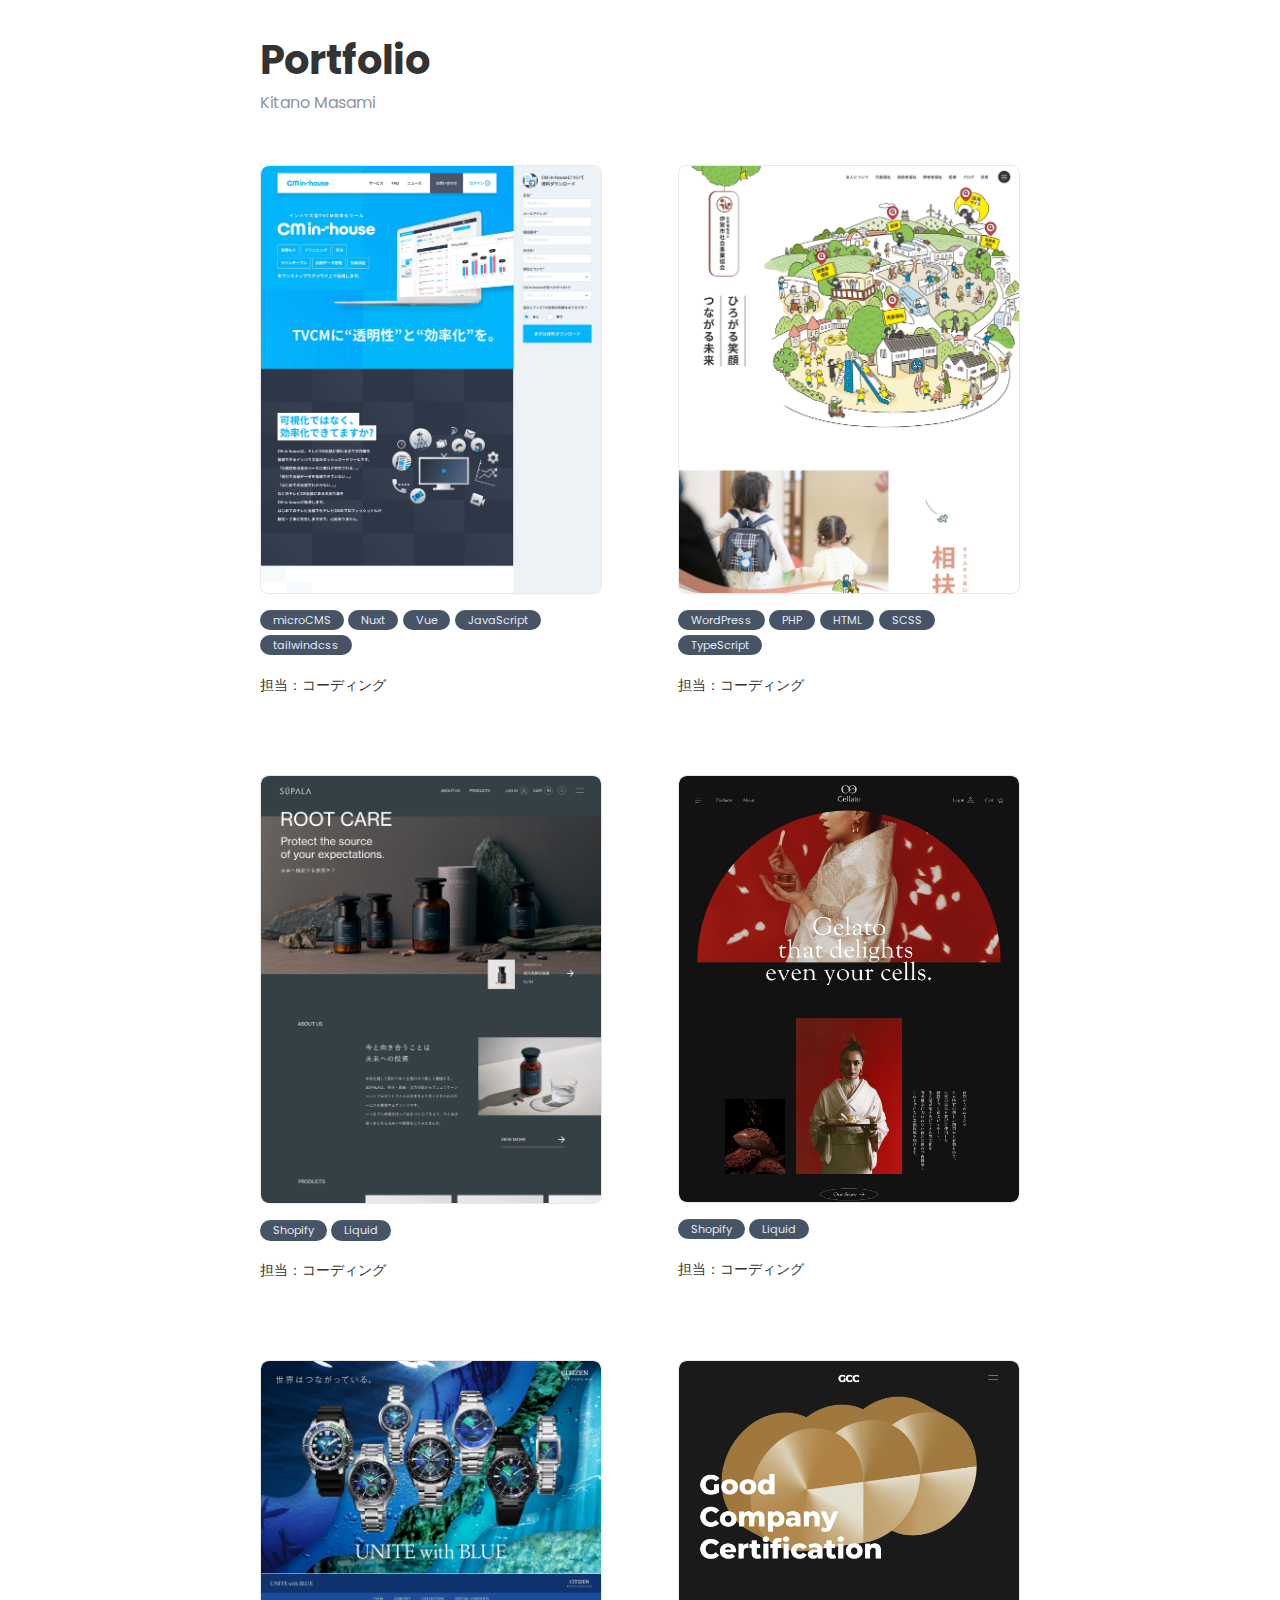
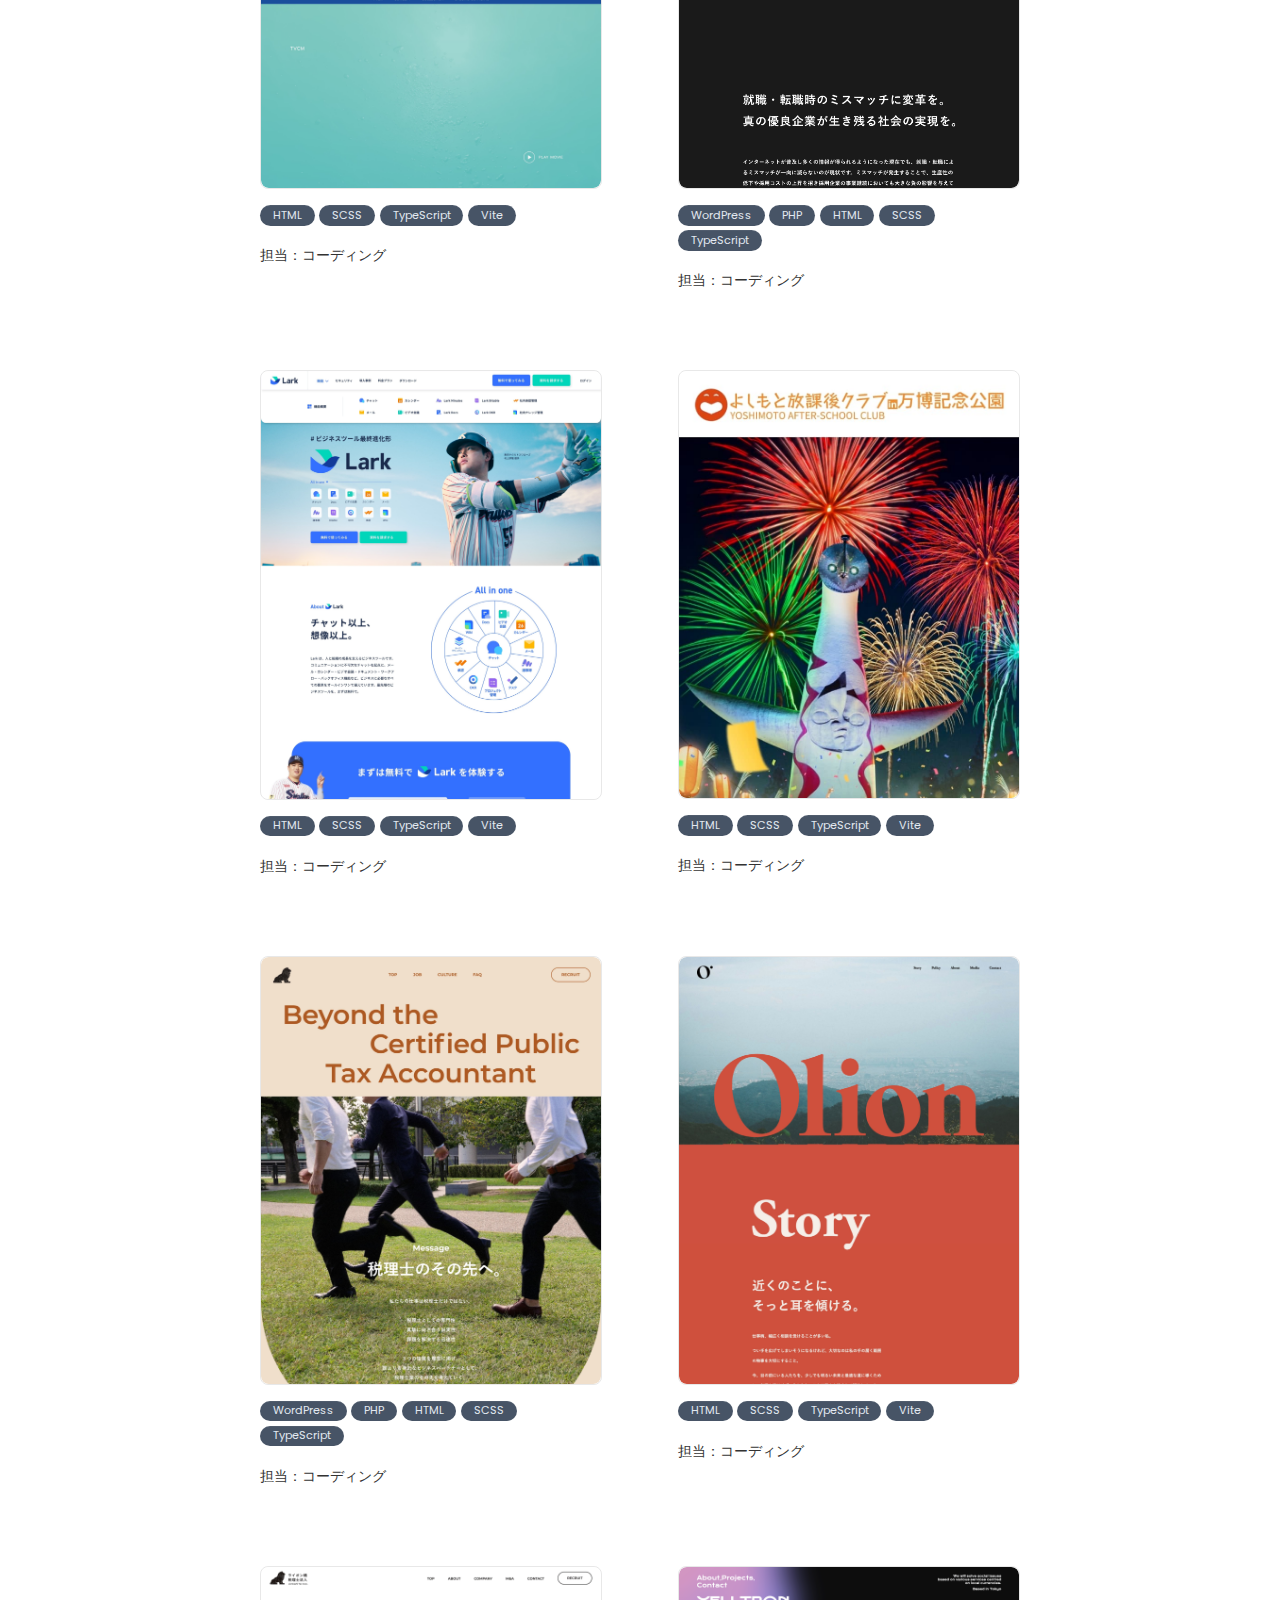
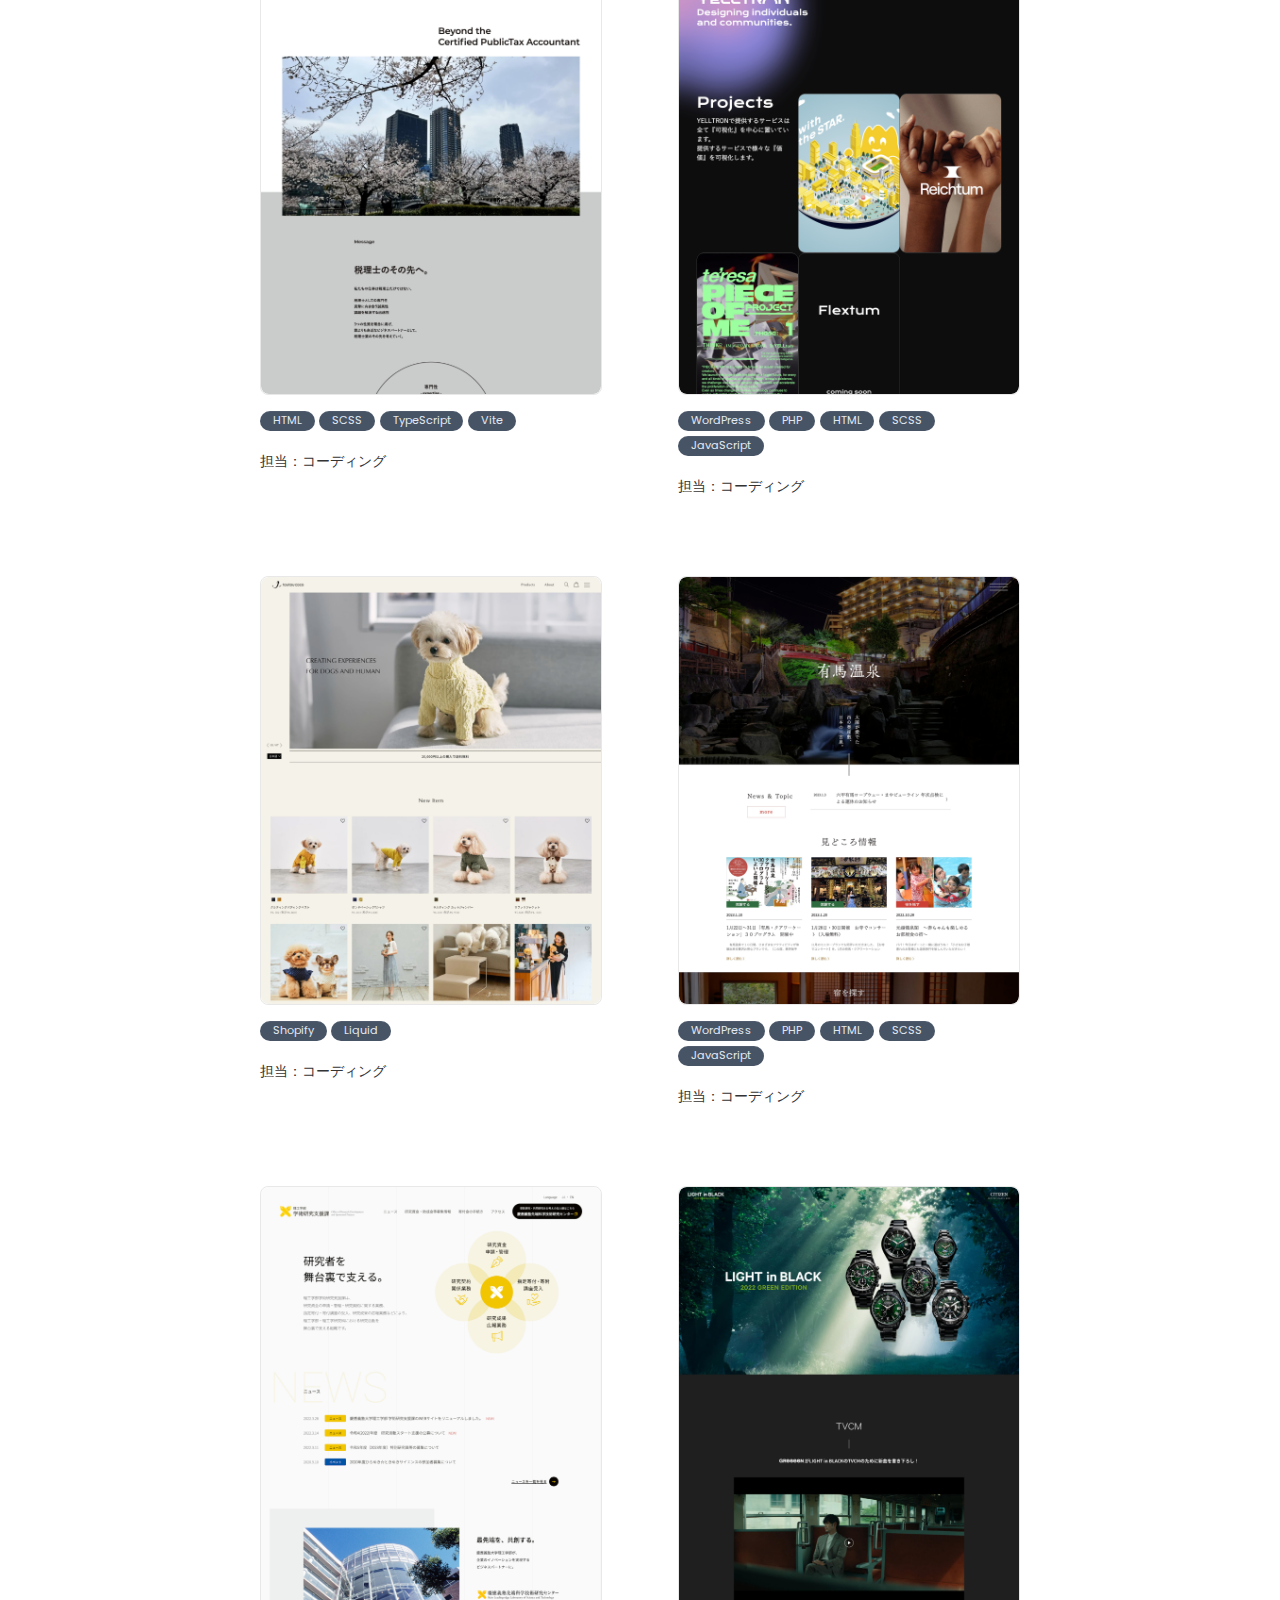
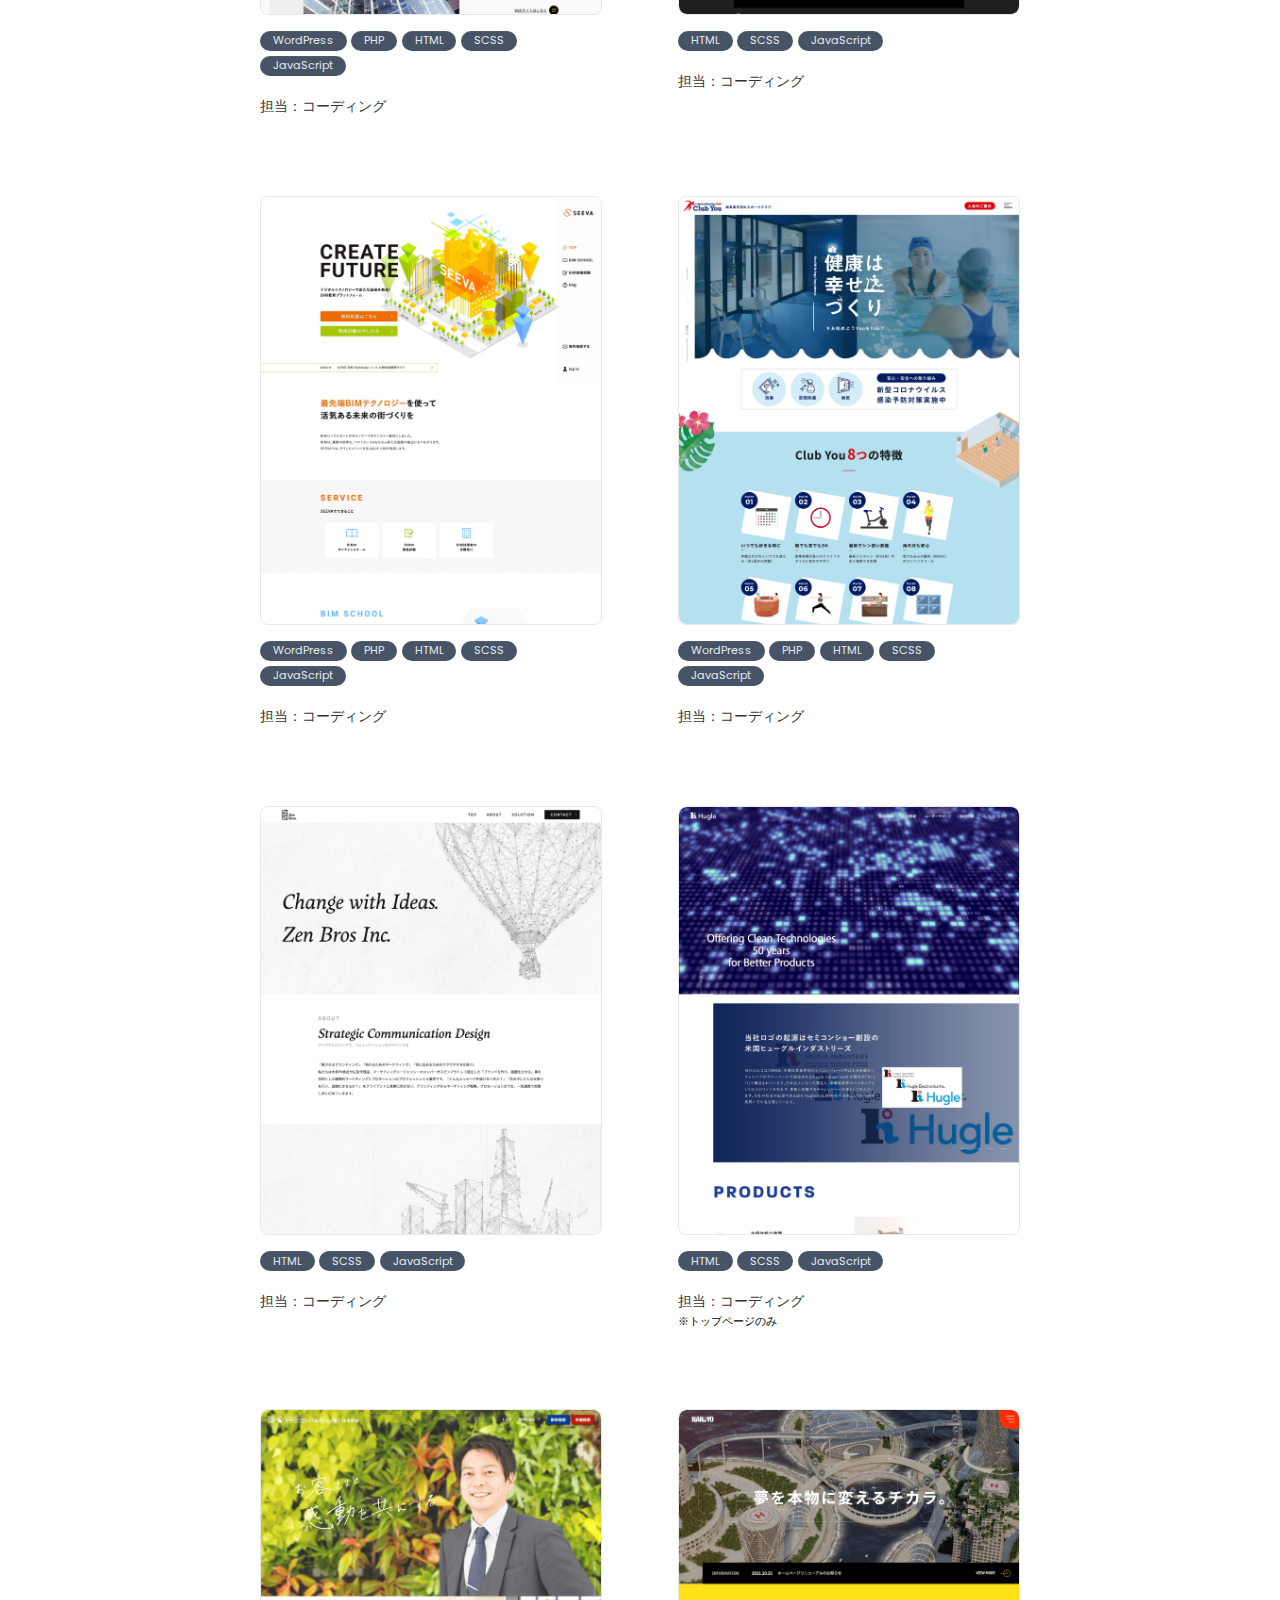
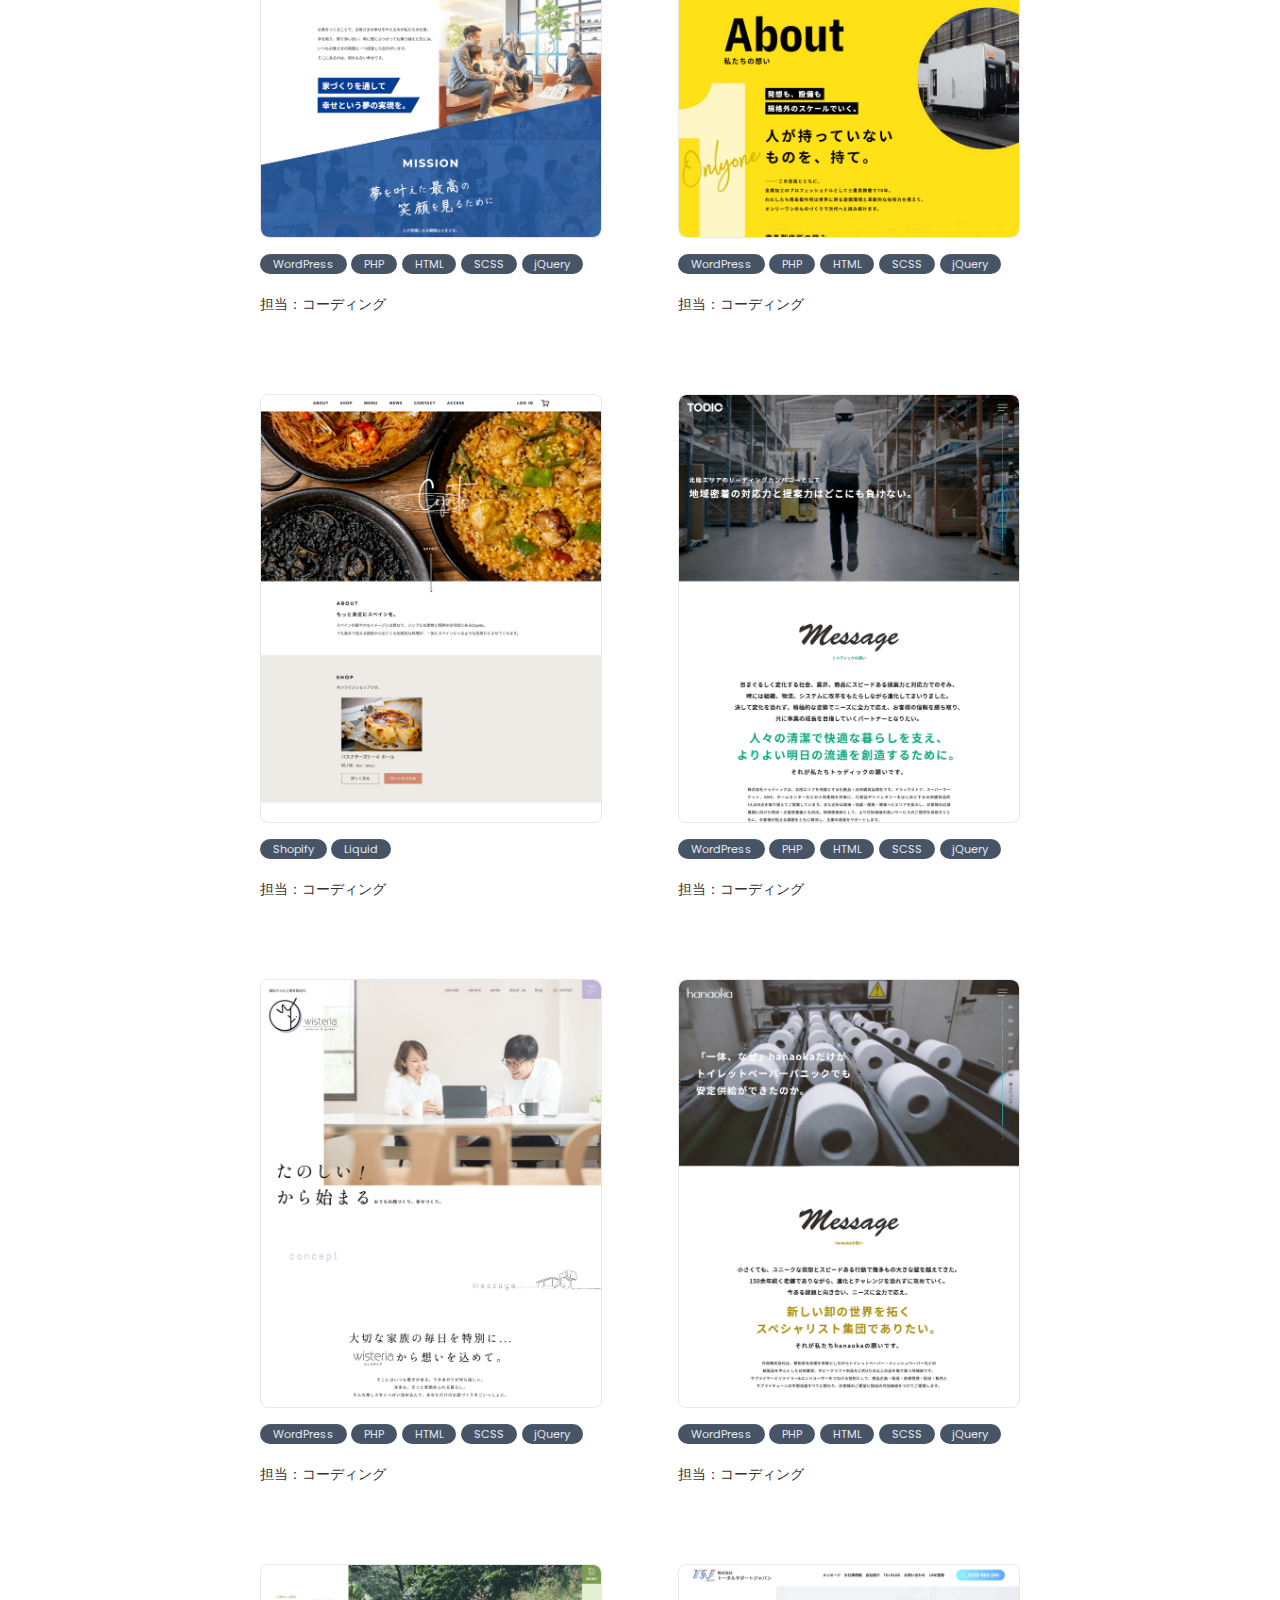
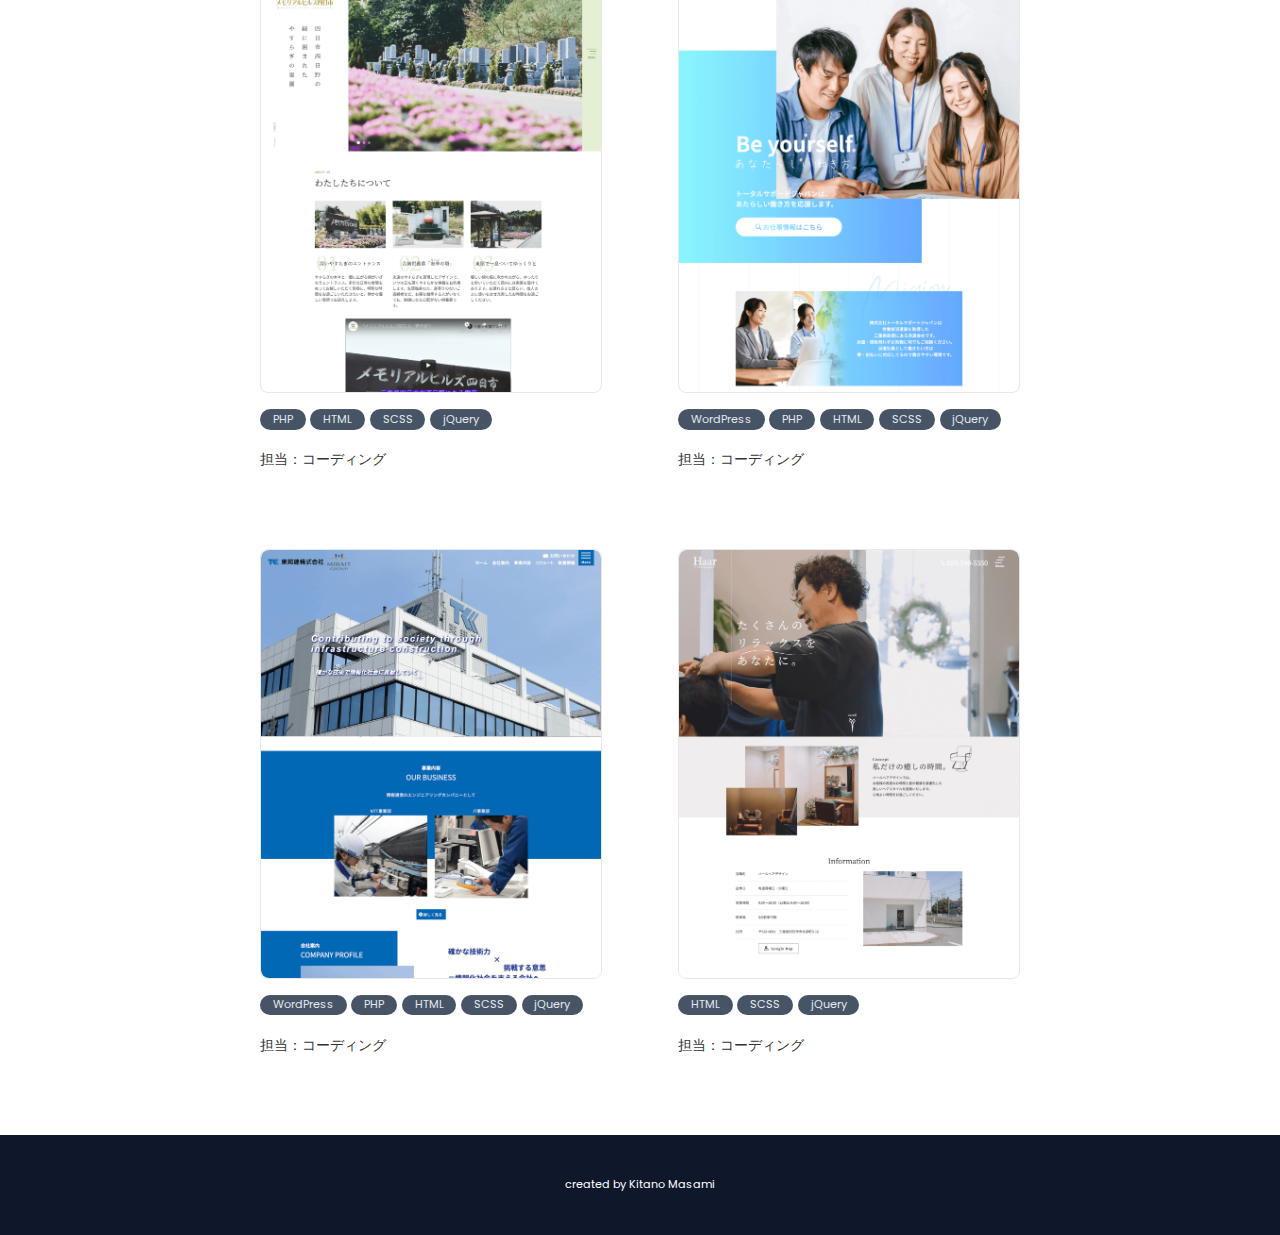
<file: index.html>
<!DOCTYPE html>
<html lang="ja">
  <head>
    <meta charset="UTF-8" />
    <meta name="viewport" content="width=device-width, initial-scale=1.0" />
    <meta http-equiv="X-UA-Compatible" content="ie=edge" />
    <meta name="robots" content="noindex" />
    <title>Portfolio - Kitano Masami</title>
    <link rel="stylesheet" href="./css/style.css" />
    <link href="favicon.png" rel="shortcut icon" />
  </head>

  <body>
    <header>
      <h1>Portfolio</h1>
      <p>Kitano Masami</p>
    </header>
    <main>
      <div class="item">
        <div class="item__wrap">
          <a href="https://cminhouse.com/" class="item__img" target="_blank">
            <img src="./img/cmi.jpg" />
          </a>
          <div class="item__tech">
            <span>microCMS</span>
            <span>Nuxt</span>
            <span>Vue</span>
            <span>JavaScript</span>
            <span>tailwindcss</span>
          </div>
          <div class="item__detail">
            <p>担当：コーディング</p>
          </div>
        </div>
        <div class="item__wrap">
          <a
            href="https://www.iga-sjk.or.jp/"
            class="item__img"
            target="_blank"
          >
            <img src="./img/ig.jpg" />
          </a>
          <div class="item__tech">
            <span>WordPress</span>
            <span>PHP</span>
            <span>HTML</span>
            <span>SCSS</span>
            <span>TypeScript</span>
          </div>
          <div class="item__detail">
            <p>担当：コーディング</p>
          </div>
        </div>
        <div class="item__wrap">
          <a href="https://supala.shop/" class="item__img" target="_blank">
            <img src="./img/sp.jpg" />
          </a>
          <div class="item__tech">
            <span>Shopify</span>
            <span>Liquid</span>
          </div>
          <div class="item__detail">
            <p>担当：コーディング</p>
          </div>
        </div>
        <div class="item__wrap">
          <a href="https://cellato.tokyo/" class="item__img" target="_blank">
            <img src="./img/ct.jpg" />
          </a>
          <div class="item__tech">
            <span>Shopify</span>
            <span>Liquid</span>
          </div>
          <div class="item__detail">
            <p>担当：コーディング</p>
          </div>
        </div>
        <div class="item__wrap">
          <a
            href="https://citizen.jp/special/unitewithblue/index.html"
            class="item__img"
            target="_blank"
          >
            <img src="./img/ctw.jpg" />
          </a>
          <div class="item__tech">
            <span>HTML</span>
            <span>SCSS</span>
            <span>TypeScript</span>
            <span>Vite</span>
          </div>
          <div class="item__detail">
            <p>担当：コーディング</p>
          </div>
        </div>
        <div class="item__wrap">
          <a
            href="https://goodcompanycertification.com/"
            class="item__img"
            target="_blank"
          >
            <img src="./img/gc.jpg" />
          </a>
          <div class="item__tech">
            <span>WordPress</span>
            <span>PHP</span>
            <span>HTML</span>
            <span>SCSS</span>
            <span>TypeScript</span>
          </div>
          <div class="item__detail">
            <p>担当：コーディング</p>
          </div>
        </div>
        <div class="item__wrap">
          <a
            href="https://www.larksuite.com/lark-jp-2023"
            class="item__img"
            target="_blank"
          >
            <img src="./img/la.jpg" />
          </a>
          <div class="item__tech">
            <span>HTML</span>
            <span>SCSS</span>
            <span>TypeScript</span>
            <span>Vite</span>
          </div>
          <div class="item__detail">
            <p>担当：コーディング</p>
          </div>
        </div>
        <div class="item__wrap">
          <a
            href="https://minnanohanabitaikai.com/"
            class="item__img"
            target="_blank"
          >
            <img src="./img/mb.jpg" />
          </a>
          <div class="item__tech">
            <span>HTML</span>
            <span>SCSS</span>
            <span>TypeScript</span>
            <span>Vite</span>
          </div>
          <div class="item__detail">
            <p>担当：コーディング</p>
          </div>
        </div>
        <div class="item__wrap">
          <a
            href="https://recruit.lion-tax.jp/"
            class="item__img"
            target="_blank"
          >
            <img src="./img/item-ltr.jpg" />
          </a>
          <div class="item__tech">
            <span>WordPress</span>
            <span>PHP</span>
            <span>HTML</span>
            <span>SCSS</span>
            <span>TypeScript</span>
          </div>
          <div class="item__detail">
            <p>担当：コーディング</p>
          </div>
        </div>
        <div class="item__wrap">
          <a href="https://olion-tax.com/" class="item__img" target="_blank">
            <img src="./img/item-ol.jpg" />
          </a>
          <div class="item__tech">
            <span>HTML</span>
            <span>SCSS</span>
            <span>TypeScript</span>
            <span>Vite</span>
          </div>
          <div class="item__detail">
            <p>担当：コーディング</p>
          </div>
        </div>
        <div class="item__wrap">
          <a href="https://lion-tax.jp/" class="item__img" target="_blank">
            <img src="./img/item-lt.jpg" />
          </a>
          <div class="item__tech">
            <span>HTML</span>
            <span>SCSS</span>
            <span>TypeScript</span>
            <span>Vite</span>
          </div>
          <div class="item__detail">
            <p>担当：コーディング</p>
          </div>
        </div>
        <div class="item__wrap">
          <a href="https://yelltron.io/" class="item__img" target="_blank">
            <img src="./img/item-ye.png" />
          </a>
          <div class="item__tech">
            <span>WordPress</span>
            <span>PHP</span>
            <span>HTML</span>
            <span>SCSS</span>
            <span>JavaScript</span>
          </div>
          <div class="item__detail">
            <p>担当：コーディング</p>
          </div>
        </div>
        <div class="item__wrap">
          <a href="https://toutoucoco.jp/" class="item__img" target="_blank">
            <img src="./img/item-to.jpg" />
          </a>
          <div class="item__tech">
            <span>Shopify</span>
            <span>Liquid</span>
          </div>
          <div class="item__detail">
            <p>担当：コーディング</p>
          </div>
        </div>
        <div class="item__wrap">
          <a
            href="https://www.arima-onsen.com/"
            class="item__img"
            target="_blank"
          >
            <img src="./img/item-am.jpg" />
          </a>
          <div class="item__tech">
            <span>WordPress</span>
            <span>PHP</span>
            <span>HTML</span>
            <span>SCSS</span>
            <span>JavaScript</span>
          </div>
          <div class="item__detail">
            <p>担当：コーディング</p>
          </div>
        </div>
        <div class="item__wrap">
          <a
            href="https://www.recsat.keio.ac.jp/"
            class="item__img"
            target="_blank"
          >
            <img src="./img/item-ko.png" />
          </a>
          <div class="item__tech">
            <span>WordPress</span>
            <span>PHP</span>
            <span>HTML</span>
            <span>SCSS</span>
            <span>JavaScript</span>
          </div>
          <div class="item__detail">
            <p>担当：コーディング</p>
          </div>
        </div>
        <div class="item__wrap">
          <a
            href="https://citizen.jp/lightinblack2022/index.html"
            class="item__img"
            target="_blank"
          >
            <img src="./img/item-ct.jpg" />
          </a>
          <div class="item__tech">
            <span>HTML</span>
            <span>SCSS</span>
            <span>JavaScript</span>
          </div>
          <div class="item__detail">
            <p>担当：コーディング</p>
          </div>
        </div>
        <div class="item__wrap">
          <a href="https://seeva.jp/" class="item__img" target="_blank">
            <img src="./img/item-se.jpg" />
          </a>
          <div class="item__tech">
            <span>WordPress</span>
            <span>PHP</span>
            <span>HTML</span>
            <span>SCSS</span>
            <span>JavaScript</span>
          </div>
          <div class="item__detail">
            <p>担当：コーディング</p>
          </div>
        </div>
        <div class="item__wrap">
          <a href="https://club-you.jp/" class="item__img" target="_blank">
            <img src="./img/item-cl.jpg" />
          </a>
          <div class="item__tech">
            <span>WordPress</span>
            <span>PHP</span>
            <span>HTML</span>
            <span>SCSS</span>
            <span>JavaScript</span>
          </div>
          <div class="item__detail">
            <p>担当：コーディング</p>
          </div>
        </div>
        <div class="item__wrap">
          <a href="https://zen-bros.co.jp/" class="item__img" target="_blank">
            <img src="./img/item-ze.jpg" />
          </a>
          <div class="item__tech">
            <span>HTML</span>
            <span>SCSS</span>
            <span>JavaScript</span>
          </div>
          <div class="item__detail">
            <p>担当：コーディング</p>
          </div>
        </div>
        <div class="item__wrap">
          <a href="https://hugle.co.jp/" class="item__img" target="_blank">
            <img src="./img/item-hu.jpg" />
          </a>
          <div class="item__tech">
            <span>HTML</span>
            <span>SCSS</span>
            <span>JavaScript</span>
          </div>
          <div class="item__detail">
            <p>担当：コーディング</p>
            <small>※トップページのみ</small>
          </div>
        </div>
        <div class="item__wrap">
          <a
            href="https://asahigloval.co.jp/recruit/"
            class="item__img"
            target="_blank"
          >
            <img src="./img/item-aghr.png" />
          </a>
          <div class="item__tech">
            <span>WordPress</span>
            <span>PHP</span>
            <span>HTML</span>
            <span>SCSS</span>
            <span>jQuery</span>
          </div>
          <div class="item__detail">
            <p>担当：コーディング</p>
          </div>
        </div>
        <div class="item__wrap">
          <a href="https://www.nanjyo.co.jp/" class="item__img" target="_blank">
            <img src="./img/item-nj.png" />
          </a>
          <div class="item__tech">
            <span>WordPress</span>
            <span>PHP</span>
            <span>HTML</span>
            <span>SCSS</span>
            <span>jQuery</span>
          </div>
          <div class="item__detail">
            <p>担当：コーディング</p>
          </div>
        </div>
        <div class="item__wrap">
          <a href="https://copito-stablo.com" class="item__img" target="_blank">
            <img src="./img/item-copito.png" />
          </a>
          <div class="item__tech">
            <span>Shopify</span>
            <span>Liquid</span>
          </div>
          <div class="item__detail">
            <p>担当：コーディング</p>
          </div>
        </div>
        <div class="item__wrap">
          <a href="http://www.todic.co.jp/" class="item__img" target="_blank">
            <img src="./img/item-td.png" />
          </a>
          <div class="item__tech">
            <span>WordPress</span>
            <span>PHP</span>
            <span>HTML</span>
            <span>SCSS</span>
            <span>jQuery</span>
          </div>
          <div class="item__detail">
            <p>担当：コーディング</p>
          </div>
        </div>
        <div class="item__wrap">
          <a
            href="https://wisteria-exterior.com/"
            class="item__img"
            target="_blank"
          >
            <img src="./img/item-wt.png" />
          </a>
          <div class="item__tech">
            <span>WordPress</span>
            <span>PHP</span>
            <span>HTML</span>
            <span>SCSS</span>
            <span>jQuery</span>
          </div>
          <div class="item__detail">
            <p>担当：コーディング</p>
          </div>
        </div>
        <div class="item__wrap">
          <a
            href="https://www.hanaoka.co.jp/"
            class="item__img"
            target="_blank"
          >
            <img src="./img/item-hk.png" />
          </a>
          <div class="item__tech">
            <span>WordPress</span>
            <span>PHP</span>
            <span>HTML</span>
            <span>SCSS</span>
            <span>jQuery</span>
          </div>
          <div class="item__detail">
            <p>担当：コーディング</p>
          </div>
        </div>
        <div class="item__wrap">
          <a
            href="https://memorialhills.com/"
            class="item__img"
            target="_blank"
          >
            <img src="./img/item-mh.png" />
          </a>
          <div class="item__tech">
            <span>PHP</span>
            <span>HTML</span>
            <span>SCSS</span>
            <span>jQuery</span>
          </div>
          <div class="item__detail">
            <p>担当：コーディング</p>
          </div>
        </div>
        <div class="item__wrap">
          <a
            href="https://totalsupport-c.co.jp/"
            class="item__img"
            target="_blank"
          >
            <img src="./img/item-tsj.png" />
          </a>
          <div class="item__tech">
            <span>WordPress</span>
            <span>PHP</span>
            <span>HTML</span>
            <span>SCSS</span>
            <span>jQuery</span>
          </div>
          <div class="item__detail">
            <p>担当：コーディング</p>
          </div>
        </div>
        <div class="item__wrap">
          <a href="https://tohoken.co.jp/" class="item__img" target="_blank">
            <img src="./img/item-th.png" />
          </a>
          <div class="item__tech">
            <span>WordPress</span>
            <span>PHP</span>
            <span>HTML</span>
            <span>SCSS</span>
            <span>jQuery</span>
          </div>
          <div class="item__detail">
            <p>担当：コーディング</p>
          </div>
        </div>
        <div class="item__wrap">
          <a href="https://haar.jp/" class="item__img" target="_blank">
            <img src="./img/item-ha.png" />
          </a>
          <div class="item__tech">
            <span>HTML</span>
            <span>SCSS</span>
            <span>jQuery</span>
          </div>
          <div class="item__detail">
            <p>担当：コーディング</p>
          </div>
        </div>
      </div>
    </main>
    <footer>
      <p>created by Kitano Masami</p>
    </footer>
  </body>
</html>
</file>
<file: css/style.css>
@charset "UTF-8";
/*
YUI 3.18.1 (build f7e7bcb)
Copyright 2014 Yahoo! Inc. All rights reserved.
Licensed under the BSD License.
http://yuilibrary.com/license/
*/
@import url('https://fonts.googleapis.com/css2?family=Poppins:ital,wght@0,200;0,300;0,400;0,700;1,500&display=swap');
html {
  color: #000;
  background: #fff;
}

body,
div,
dl,
dt,
dd,
ul,
ol,
li,
h1,
h2,
h3,
h4,
h5,
h6,
pre,
code,
form,
fieldset,
legend,
input,
textarea,
p,
blockquote,
th,
td {
  margin: 0;
  padding: 0;
}

table {
  border-collapse: collapse;
  border-spacing: 0;
}

fieldset,
img {
  border: 0;
}

address,
caption,
cite,
code,
dfn,
em,
strong,
th,
var {
  font-style: normal;
  font-weight: normal;
}

ol,
ul {
  list-style: none;
}

caption,
th {
  text-align: left;
}

h1,
h2,
h3,
h4,
h5,
h6 {
  font-size: 100%;
  font-weight: normal;
}

q:before,
q:after {
  content: '';
}

abbr,
acronym {
  border: 0;
  font-variant: normal;
}

sup {
  vertical-align: text-top;
}

sub {
  vertical-align: text-bottom;
}

input,
textarea,
select {
  font-family: inherit;
  font-size: inherit;
  font-weight: inherit;
  *font-size: 100%;
}

legend {
  color: #000;
}

#yui3-css-stamp.cssreset {
  display: none;
}

*,
:after,
:before {
  -webkit-box-sizing: border-box;
  box-sizing: border-box;
}

img {
  vertical-align: top;
}

header {
  margin: 0 auto;
  padding: 30px 20px 50px;
  max-width: 800px;
}

header h1 {
  font-family: 'Poppins', sans-serif;
  font-weight: 700;
  font-size: 2.5rem;
  color: #333;
}

header p {
  font-family: 'Poppins', sans-serif;
  font-weight: 400;
  font-size: 1rem;
  color: #8f95a1;
}

main {
  margin: 0 auto;
  padding: 0 20px;
  max-width: 800px;
}

.item {
  display: -webkit-box;
  display: -ms-flexbox;
  display: flex;
  -ms-flex-wrap: wrap;
  flex-wrap: wrap;
}

.item__wrap {
  margin-bottom: 5rem;
  width: 45%;
}

@media (max-width: 500px) {
  .item__wrap {
    width: 100%;
  }
}

.item__wrap:nth-child(2n-1) {
  margin-right: 10%;
}

@media (max-width: 500px) {
  .item__wrap:nth-child(2n-1) {
    margin-right: 0;
  }
}

.item__img {
  display: block;
  overflow: hidden;
  border: 1px solid #e8e8e8;
  border-radius: 0.5rem;
}

.item__img:hover img {
  -webkit-transform: scale(1.05);
  transform: scale(1.05);
}

.item__img.noLink:hover img {
  -webkit-transform: scale(1);
  transform: scale(1);
}

.item__img img {
  -webkit-transform: scale(1);
  transform: scale(1);
  -webkit-transition: 0.3s ease-in-out;
  transition: 0.3s ease-in-out;
  border-radius: 0.5rem;
  width: 100%;
  height: auto;
}

.item__period {
  font-family: '游ゴシック体', 'Yu Gothic', YuGothic, 'ヒラギノ角ゴ Pro',
    'Hiragino Kaku Gothic Pro', 'メイリオ', Meiryo, 'MS Pゴシック', 'MS PGothic',
    sans-serif;
  font-size: 0.9rem;
  margin-top: 1rem;
  color: #8f95a1;
}

.item__title {
  margin-top: 1rem;
}

.item__title h3 {
  font-family: '游ゴシック体', 'Yu Gothic', YuGothic, 'ヒラギノ角ゴ Pro',
    'Hiragino Kaku Gothic Pro', 'メイリオ', Meiryo, 'MS Pゴシック', 'MS PGothic',
    sans-serif;
  font-weight: 700;
  font-size: 1.5rem;
  color: #333;
}

.item__detail {
  margin-top: 1rem;
}

.item__detail p {
  font-family: '游ゴシック体', 'Yu Gothic', YuGothic, 'ヒラギノ角ゴ Pro',
    'Hiragino Kaku Gothic Pro', 'メイリオ', Meiryo, 'MS Pゴシック', 'MS PGothic',
    sans-serif;
  font-size: 0.9rem;
  color: #333;
}

.item__detail small {
  font-size: 11px;
}

.item__tech {
  font-family: 'Poppins', sans-serif;
  font-weight: 400;
  font-size: 0.7rem;
  display: -webkit-box;
  display: -ms-flexbox;
  display: flex;
  -ms-flex-wrap: wrap;
  flex-wrap: wrap;
  margin-top: 1rem;
}

.item__tech span {
  display: block;
  margin: 0 0.3rem 0.3rem 0;
  border-radius: 1rem;
  padding: 0.1rem 0.8rem;
  background-color: rgb(51 65 85 / 0.9);
  box-shadow: inset 0 1px 0 0 hsl(0deg 0% 100% / 5%);
  color: #e2e8f0;
}

footer {
  display: -webkit-box;
  display: -ms-flexbox;
  display: flex;
  -webkit-box-align: center;
  -ms-flex-align: center;
  align-items: center;
  background-color: rgb(15 23 42);
  width: 100%;
  height: 100px;
  text-align: center;
}

footer p {
  width: 100%;
  font-family: 'Poppins', sans-serif;
  font-weight: 400;
  font-size: 0.7rem;
  color: #fff;
}
/*# sourceMappingURL=style.css.map */
</file>
